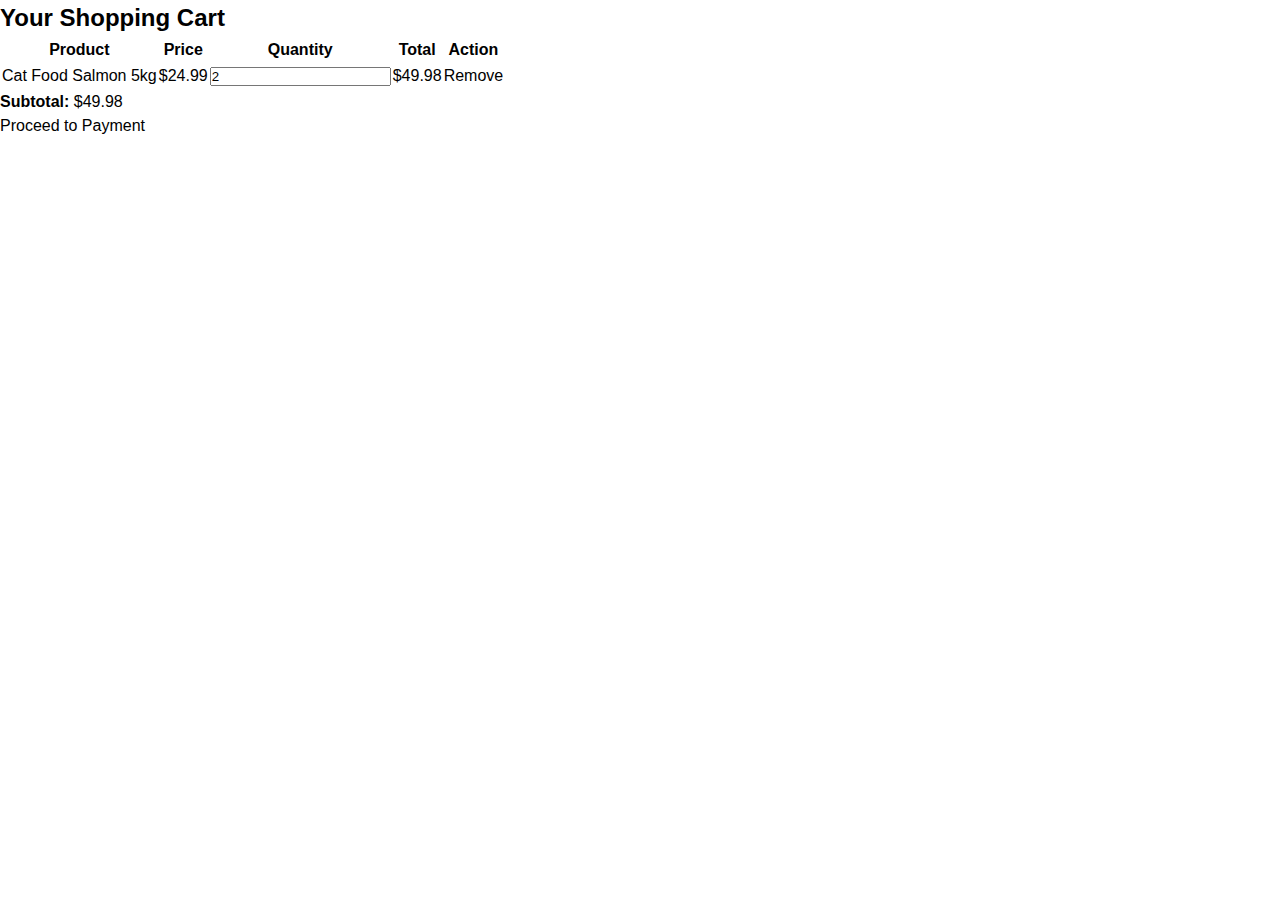
<file: cart.html>
<!DOCTYPE html>
<html lang="en">
<head>
  <meta charset="UTF-8" />
  <title>Your Cart - Kitter</title>
  <link rel="stylesheet" href="assets/css/style.css" />
</head>
<body>
  <div class="cart-container">
    <h2>Your Shopping Cart</h2>
    <table>
      <thead>
        <tr><th>Product</th><th>Price</th><th>Quantity</th><th>Total</th><th>Action</th></tr>
      </thead>
      <tbody>
        <tr>
          <td>Cat Food Salmon 5kg</td>
          <td>$24.99</td>
          <td><input type="number" value="2" /></td>
          <td>$49.98</td>
          <td><button>Remove</button></td>
        </tr>
        <!-- More rows here -->
      </tbody>
    </table>
    <p><strong>Subtotal:</strong> $49.98</p>
    <a href="payment.html"><button>Proceed to Payment</button></a>
  </div>
</body>
</html>
</file>
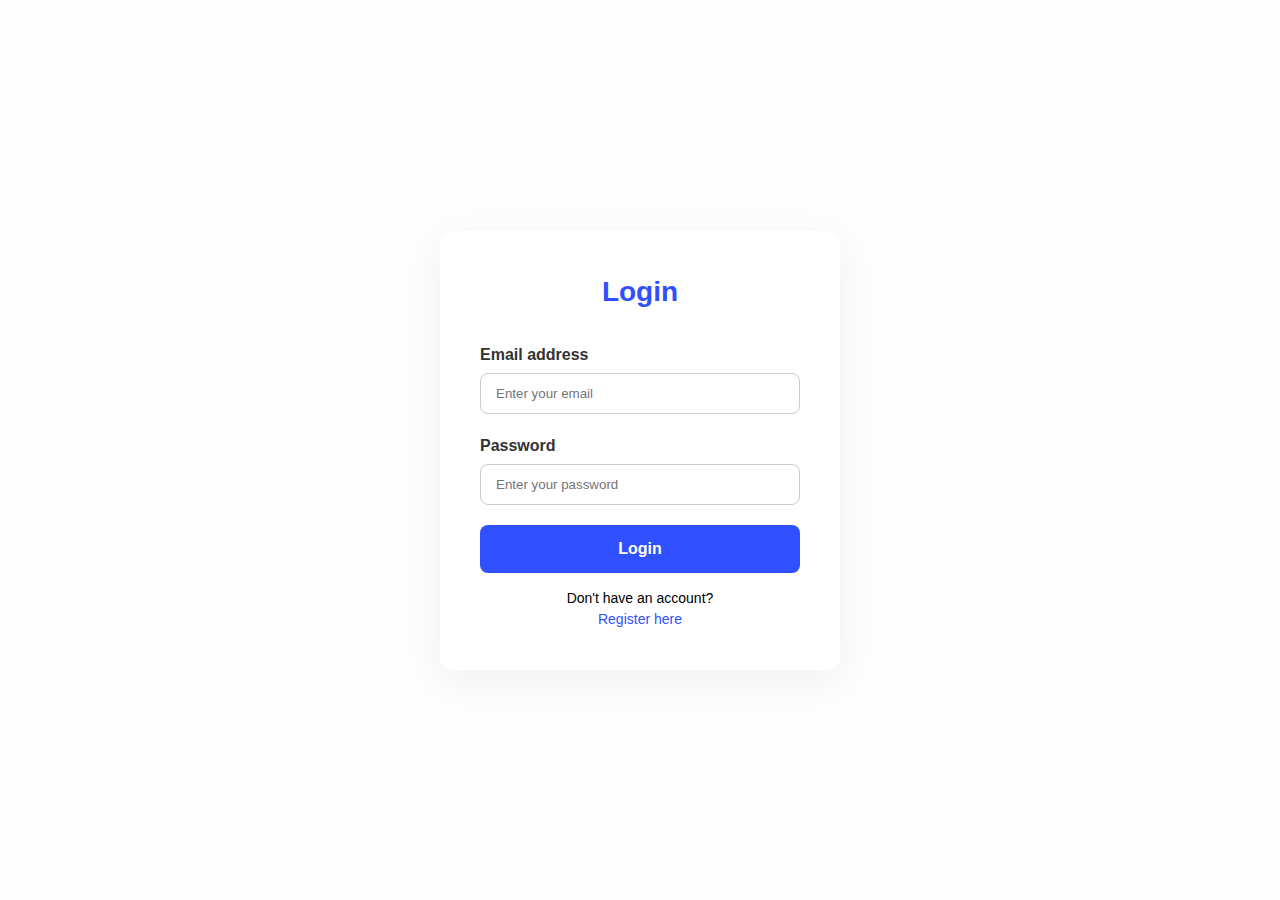
<file: login.html>
<!DOCTYPE html>
<html lang="en">
<head>
  <meta charset="UTF-8" />
  <title>Login - Kitter</title>
  <meta name="viewport" content="width=device-width, initial-scale=1" />
  <link rel="stylesheet" href="assets/css/style.css" />
  <link rel="stylesheet" href="assets/css/custom.css" />
</head>
<body>
  <div class="login-container">
    <div class="login-box">
      <h2 class="login-title">Login</h2>
      <form action="login-handler.php" method="post" class="login-form">
        <label for="email">Email address</label>
        <input type="email" name="email" required placeholder="Enter your email" />

        <label for="password">Password</label>
        <input type="password" name="password" required placeholder="Enter your password" />

        <button type="submit" class="btn-login">Login</button>

        <p class="login-footer">Don't have an account? <a href="register.html">Register here</a></p>
      </form>
    </div>
  </div>
</body>
</html>
</file>
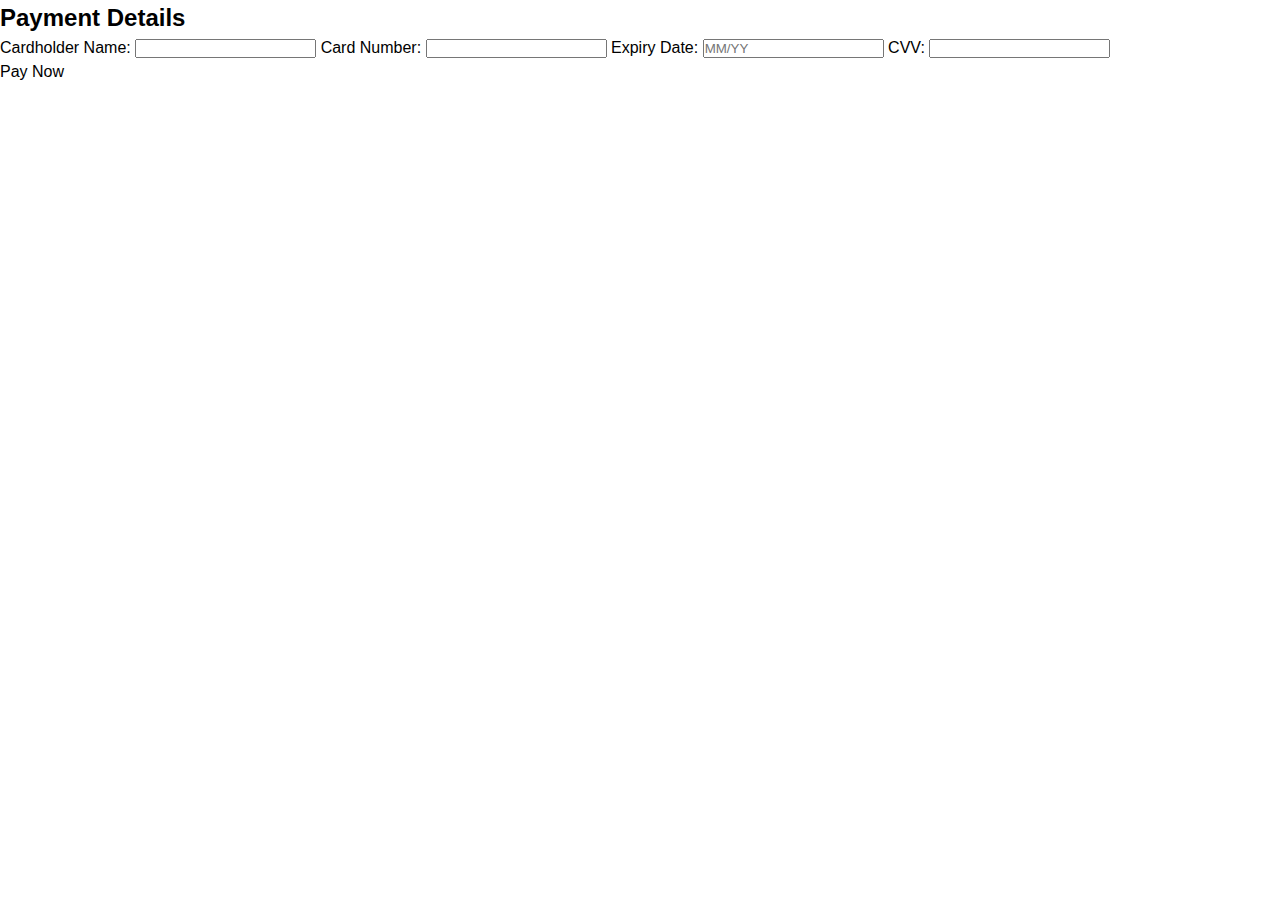
<file: payment.html>
<!DOCTYPE html>
<html lang="en">
<head>
  <meta charset="UTF-8" />
  <title>Payment - Kitter</title>
  <link rel="stylesheet" href="assets/css/style.css" />
</head>
<body>
  <div class="payment-form">
    <h2>Payment Details</h2>
    <form action="payment-handler.php" method="post">
      <label>Cardholder Name:</label>
      <input type="text" name="cardholder" required />
      <label>Card Number:</label>
      <input type="text" name="cardnumber" maxlength="16" required />
      <label>Expiry Date:</label>
      <input type="text" name="expiry" placeholder="MM/YY" required />
      <label>CVV:</label>
      <input type="text" name="cvv" maxlength="3" required />
      <button type="submit">Pay Now</button>
    </form>
  </div>
</body>
</html>
</file>
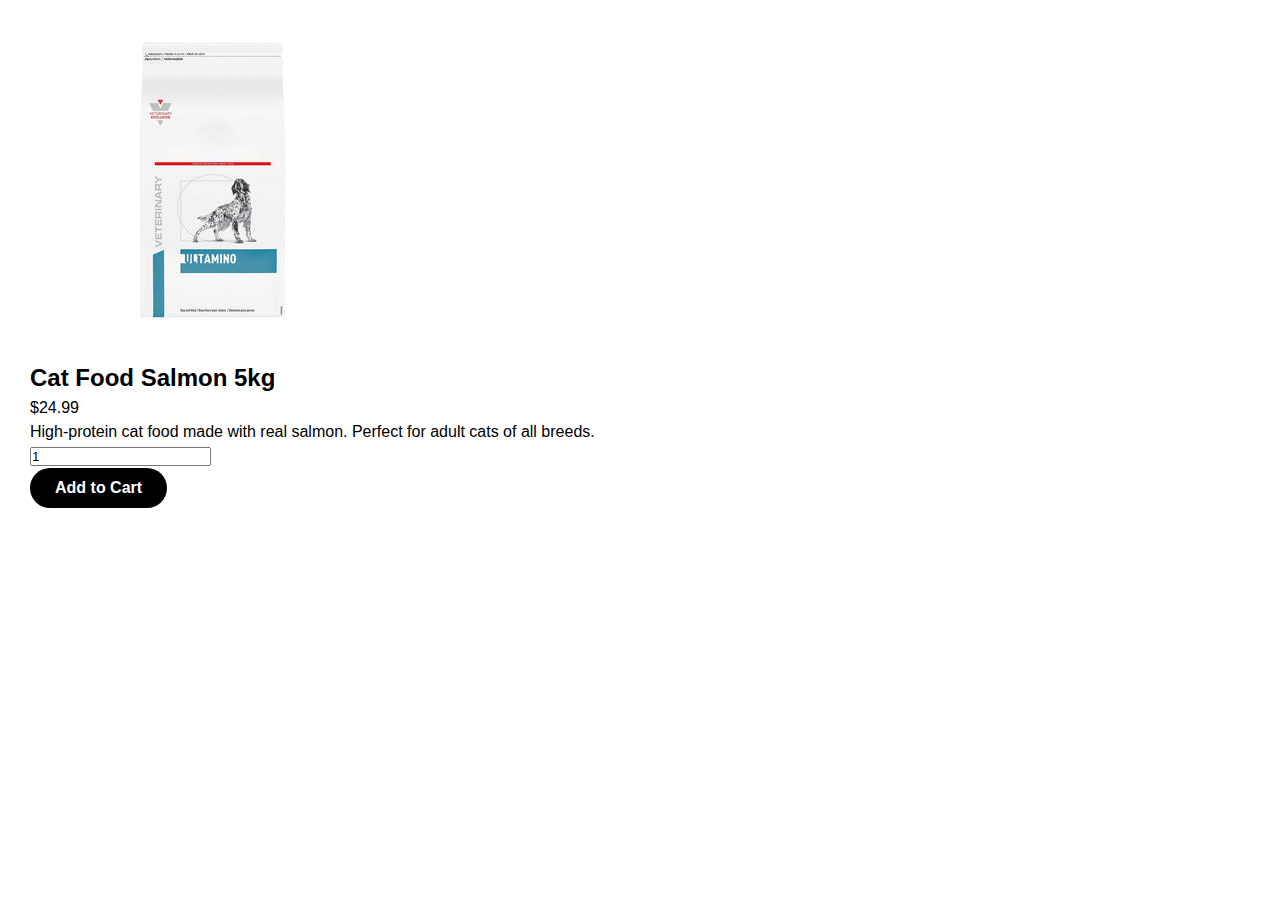
<file: single-item.html>
<!DOCTYPE html>
<html lang="en">
<head>
    <meta charset="UTF-8">
    <title>Product Details - Kitter</title>
    <link rel="stylesheet" href="assets/css/style.css">
</head>
<body>
    <section class="section-box mt-50 mb-100">
        <div class="container">
            <div class="row">
                <div class="col-lg-6">
                    <img src="assets/images/product-1.jpg" alt="Product Image" class="img-fluid">
                </div>
                <div class="col-lg-6">
                    <h2 class="text-heading-1">Cat Food Salmon 5kg</h2>
                    <p class="text-body-lead-large">$24.99</p>
                    <p>High-protein cat food made with real salmon. Perfect for adult cats of all breeds.</p>
                    <input type="number" value="1" min="1" class="form-control w-25 mb-3">
                    <a href="cart.html" class="btn btn-brand hover-up">Add to Cart</a>
                </div>
            </div>
        </div>
    </section>
</body>
</html>
</file>
<file: assets/css/style.css>
/*-----------------------------------*\
  #style.css
\*-----------------------------------*/

/**
 * copyright 2022 codewithsadee
 */





/*-----------------------------------*\
  #CUSTOM PROPERTY
\*-----------------------------------*/

:root {

  /**
   * colors
   */

  --bright-yellow-crayola: hsl(36, 94%, 57%);
  --portland-orange: hsl(15, 84%, 57%);
  --battleship-gray: hsl(0, 0%, 53%);
  --silver-chalice: hsl(0, 0%, 70%);
  --spanish-gray: hsl(0, 0%, 60%);
  --sonic-silver: hsl(208, 7%, 46%);
  --raisin-black: hsl(228, 6%, 17%);
  --eerie-black: hsl(210, 3%, 13%);
  --bittersweet: hsl(9, 96%, 69%);
  --light-gray: hsl(0, 0%, 80%);
  --platinum: hsl(0, 0%, 91%);
  --amber: hsl(45, 100%, 51%);
  --white: hsl(0, 0%, 100%);
  --black: hsl(0, 0%, 0%);
  --onyx: hsl(220, 2%, 24%);

  /**
   * typography
   */

  --ff-bangers: 'Bangers', cursive;
  --ff-carter_one: 'Carter One', cursive;
  --ff-nunito_sans: 'Nunito Sans', sans-serif;

  --fs-1: 6.5rem;
  --fs-2: 3.2rem;
  --fs-3: 2.4rem;
  --fs-4: 2rem;
  --fs-5: 1.8rem;
  --fs-6: 1.5rem;
  --fs-7: 1.4rem;
  --fs-8: 1rem;

  --fw-400: 400;
  --fw-700: 700;

  /**
   * spacing
   */

  --section-padding: 40px;

  /**
   * shadow
   */

  --shadow-1: 0 8px 16px hsla(0, 0%, 0%, 0.15);
  --shadow-2: 0 8px 8px hsla(0, 0%, 0%, 0.2);

  /**
   * radius
   */

  --radius-4: 4px;
  --radius-10: 10px;

  /**
   * transition
   */

  --transition-1: 0.25s ease;
  --transition-2: 0.5s ease;
  --cubic-in: cubic-bezier(0.51, 0.03, 0.64, 0.28);
  --cubic-out: cubic-bezier(0.33, 0.85, 0.4, 0.96);

}





/*-----------------------------------*\
  #RESET
\*-----------------------------------*/

*,
*::before,
*::after {
  margin: 0;
  padding: 0;
  box-sizing: border-box;
}

li { list-style: none; }

a,
img,
span,
button,
ion-icon { display: block; }

a {
  color: inherit;
  text-decoration: none;
}

img { height: auto; }

button {
  background: none;
  border: none;
  font: inherit;
  cursor: pointer;
}

ion-icon { pointer-events: none; }

address { font-style: normal; }

html {
  font-family: var(--ff-nunito_sans);
  font-size: 10px;
  scroll-behavior: smooth;
}

body {
  background-color: var(--white);
  color: var(--black);
  font-size: 1.6rem;
  line-height: 1.5;
}

:focus-visible { outline-offset: 4px; }

::-webkit-scrollbar { width: 10px; }

::-webkit-scrollbar-track { background-color: hsl(0, 0%, 98%); }

::-webkit-scrollbar-thumb { background-color: hsl(0, 0%, 80%); }

::-webkit-scrollbar-thumb:hover { background-color: hsl(0, 0%, 70%); }





/*-----------------------------------*\
  #REUSED STYLE
\*-----------------------------------*/

.container { padding-inline: 15px; }

.section { padding-block: var(--section-padding); }

.has-bg-image {
  background-repeat: no-repeat;
  background-size: cover;
  background-position: center;
}

.h1,
.h2,
.h3 { line-height: 1.1; }

.h1 {
  color: var(--white);
  font-family: var(--ff-bangers);
  font-size: var(--fs-1);
  font-weight: var(--fw-400);
  letter-spacing: 1px;
}

.h2,
.h3 { color: var(--eerie-black); }

.h2 { font-size: var(--fs-2); }

.h3 { font-size: var(--fs-3); }

.btn {
  background-color: var(--black);
  color: var(--white);
  max-width: max-content;
  padding: 8px 25px;
  font-weight: var(--fw-700);
  border-radius: 50px;
  transition: var(--transition-1);
}

.section-title {
  text-align: center;
  margin-block-end: 30px;
}

.section-title .span {
  display: inline;
  color: var(--portland-orange);
}

.img-holder {
  aspect-ratio: var(--width) / var(--height);
  background-color: var(--light-gray);
  overflow: hidden;
}

.img-cover {
  width: 100%;
  height: 100%;
  object-fit: cover;
}

.has-scrollbar {
  display: flex;
  align-items: center;
  gap: 30px;
  overflow-x: auto;
  scroll-snap-type: inline mandatory;
  padding-block-end: 20px;
  margin-block-end: -20px;
}

.scrollbar-item {
  min-width: 100%;
  scroll-snap-align: start;
}

.has-scrollbar::-webkit-scrollbar { height: 10px; }

.has-scrollbar::-webkit-scrollbar-track {
  outline: 2px solid var(--portland-orange);
  border-radius: var(--radius-10);
}

.has-scrollbar::-webkit-scrollbar-thumb {
  border-radius: var(--radius-10);
  background-color: var(--portland-orange);
  border: 2px solid var(--white);
}

.has-scrollbar::-webkit-scrollbar-button { width: calc(25% - 30px); }

.grid-list {
  display: grid;
  gap: 30px;
}

.w-100 { width: 100%; }





/*-----------------------------------*\
  #HEADER
\*-----------------------------------*/

.action-btn.user { display: none; }

.header {
  position: absolute;
  top: 0;
  left: 0;
  width: 100%;
  background-color: var(--white);
  padding-block: 20px;
  z-index: 4;
}

.header.active {
  position: fixed;
  box-shadow: var(--shadow-1);
}

.header .container {
  display: flex;
  align-items: center;
  justify-content: space-between;
  gap: 40px;
}

.nav-toggle-btn {
  font-size: 30px;
  transition: var(--transition-1);
}

.nav-toggle-btn.active .menu-icon,
.nav-toggle-btn .close-icon { display: none; }

.nav-toggle-btn .menu-icon,
.nav-toggle-btn.active .close-icon { display: block; }

.logo {
  font-family: var(--ff-carter_one);
  font-size: 3rem;
}

.header-actions {
  display: flex;
  gap: 15px;
}

.header .action-btn {
  position: relative;
  font-size: 22px;
  transition: var(--transition-1);
}

.header .btn-badge {
  position: absolute;
  top: -8px;
  right: -10px;
  background-color: var(--portland-orange);
  color: var(--white);
  font-size: var(--fs-8);
  min-width: 18px;
  height: 18px;
  line-height: 18px;
  border-radius: 50px;
}

.nav-toggle-btn:is(:hover, :focus),
.header .action-btn:is(:hover, :focus) { transform: scale(1.1); }

.navbar {
  position: fixed;
  top: 85px;
  left: -320px;
  bottom: 0;
  background-color: var(--white);
  max-width: 320px;
  width: 100%;
  padding: 20px 10px;
  box-shadow: var(--shadow-2);
  transition: 0.25s var(--cubic-out);
  overflow-x: hidden;
  overflow-y: auto;
}

.navbar.active {
  transform: translateX(320px);
  transition-timing-function: var(--cubic-in);
}

.navbar-link {
  color: var(--eerie-black);
  font-size: var(--fs-6);
  padding: 10px 15px;
}

.navbar-action-btn {
  position: absolute;
  bottom: 0;
  left: 0;
  right: 0;
  padding: 15px;
  background-color: var(--sonic-silver);
  color: var(--white);
  font-weight: var(--fw-700);
  text-transform: uppercase;
  text-align: center;
}





/*-----------------------------------*\
  #HERO
\*-----------------------------------*/

.hero {
  margin-block-start: 85px;
  min-height: 360px;
  background-position: left;
  text-align: center;
}

.hero-title .span { font-size: 0.5em; }

.hero-text {
  color: var(--white);
  margin-block: 15px 25px;
}

.hero .btn { margin-inline: auto; }

.hero .btn:is(:hover, :focus) { background-color: var(--portland-orange); }





/*-----------------------------------*\
  #CATEGORY
\*-----------------------------------*/

.category-card .card-banner { border-radius: var(--radius-10); }

.category-card .img-cover { transition: var(--transition-2); }

.category-card:is(:hover, :focus-within) .img-cover { transform: scale(1.08); }

.category-card .card-title {
  margin-block-start: 15px;
  text-align: center;
  transition: var(--transition-1);
}

.category-card .card-title:is(:hover, :focus) { color: var(--portland-orange); }





/*-----------------------------------*\
  #OFFERS
\*-----------------------------------*/

.offer-card {
  border-radius: var(--radius-10);
  padding: 20px;
  display: grid;
  align-content: center;
}

.offer-card .card-subtitle {
  font-size: var(--fs-7);
  text-transform: uppercase;
  font-weight: var(--fw-700);
}

.offer-card .card-title {
  color: var(--black);
  margin-block: 5px 24px;
}

.offer-card .btn { background-color: var(--portland-orange); }

.offer-card .btn:is(:hover, :focus) { background-color: var(--black); }





/*-----------------------------------*\
  #PRODUCT
\*-----------------------------------*/

.product .img-cover.hover,
.product-card .card-action-btn { display: none; }

.product-card { text-align: center; }

.product-card .card-banner {
  border: 1px solid var(--platinum);
  border-radius: var(--radius-10);
  margin-block-end: 20px;
}

.product-card :is(.wrapper, .rating-wrapper) { display: flex; }

.product-card .wrapper {
  justify-content: center;
  align-items: center;
  gap: 5px;
  color: var(--silver-chalice);
  font-size: var(--fs-7);
}

.product-card .rating-wrapper {
  color: var(--amber);
  gap: 2px;
}

.product-card .rating-wrapper.gray { color: unset; }

.product-card .h3 {
  --fs-3: 1.8rem;
  margin-block: 8px 10px;
}

.product-card .card-title { transition: var(--transition-1); }

.product-card .card-title:is(:hover, :focus) { color: var(--portland-orange); }

.product-card .card-price {
  color: var(--portland-orange);
  font-size: var(--fs-4);
  font-weight: var(--fw-700);
}





/*-----------------------------------*\
  #SERVICE
\*-----------------------------------*/

.service .img {
  margin-inline: auto;
  margin-block-end: 30px;
}

.service .section-title { margin-block-end: 60px; }

.service-card { text-align: center; }

.service-card .card-icon {
  max-width: max-content;
  margin-inline: auto;
}

.service-card .card-title { margin-block: 10px; }

.service-card .card-text { color: var(--spanish-gray); }





/*-----------------------------------*\
  #CTA
\*-----------------------------------*/

.cta { background-position: 75%; }

.cta-banner { display: none; }

.cta-content { padding-block: 80px var(--section-padding); }

.cta .section-title {
  text-align: left;
  margin-block: 10px 20px;
}

.cta .section-text { margin-block-end: 30px; }

.cta .btn:is(:hover, :focus) {
  background-color: var(--white);
  color: var(--black);
}





/*-----------------------------------*\
  #BRAND
\*-----------------------------------*/

.brand { --section-padding: 100px; }

.brand .has-scrollbar { gap: 0; }

.brand .scrollbar-item { min-width: 50%; }

.brand .scrollbar-item:not(:last-child) { border-inline-end: 1px solid var(--platinum); }

.brand-card {
  max-width: max-content;
  margin-inline: auto;
}





/*-----------------------------------*\
  #FOOTER
\*-----------------------------------*/

.footer {
  background-color: var(--raisin-black);
  color: var(--battleship-gray);
  background-repeat: no-repeat;
  background-size: 100%;
  background-position: top;
}

.footer-top {
  padding-block-start: 100px;
  border-block-end: 1px solid var(--onyx);
}

.footer-top .container {
  display: grid;
  gap: 30px;
}

.footer .logo {
  color: var(--white);
  margin-block-end: 10px;
}

.footer-text {
  font-size: var(--fs-6);
  margin-block-end: 25px;
}

.footer-text .link {
  display: inline-block;
  color: var(--portland-orange);
}

.contact-item {
  margin-block-end: 15px;
  color: var(--white);
  font-weight: var(--fw-700);
  display: flex;
  align-items: center;
  gap: 15px;
}

.contact-item ion-icon {
  flex-shrink: 0;
  font-size: 22px;
  color: var(--portland-orange);
}

.social-list {
  display: flex;
  gap: 10px;
}

.social-link {
  background-color: var(--white);
  color: var(--black);
  padding: 12px;
  border-radius: 50%;
  transition: var(--transition-1);
}

.social-link:is(:hover, :focus) {
  background-color: var(--portland-orange);
  color: var(--white);
}

.footer-list-title {
  color: var(--white);
  font-size: var(--fs-5);
  font-weight: var(--fw-700);
  padding-block: 10px;
}

.footer-link {
  padding-block: 4px;
  transition: var(--transition-1);
}

.footer-link:is(:hover, :focus) { color: var(--portland-orange); }

.footer-bottom { padding-block: 20px; }

.copyright { margin-block-end: 10px; }

.copyright-link { display: inline-block; }

.footer-bottom .img {
  width: 100%;
  max-width: max-content;
}




/*-----------------------------------*\
  #BACK TO TOP
\*-----------------------------------*/

.back-top-btn {
  position: fixed;
  bottom: 10px;
  right: 20px;
  background-color: var(--portland-orange);
  color: var(--white);
  font-size: 25px;
  padding: 10px;
  border-radius: 50%;
  box-shadow: var(--shadow-2);
  opacity: 0;
  visibility: hidden;
  transition: var(--transition-1);
  z-index: 4;
}

.back-top-btn.active {
  opacity: 1;
  visibility: visible;
  transform: translateY(-10px);
}





/*-----------------------------------*\
  #MEDIA QUERIES
\*-----------------------------------*/

/**
 * responsive for large than 575px screen
 */

@media (min-width: 575px) {

  /**
   * CUSTOM PROPERTY
   */

  :root {

    /**
     * typography
     */

    --fs-2: 4rem;
    --fs-3: 2.6rem;

  }



  /**
   * REUSED STYLE
   */

  .scrollbar-item { min-width: calc(50% - 15px); }

  .grid-list { grid-template-columns: 1fr 1fr; }



  /**
   * HERO
   */

  .hero {
    display: grid;
    padding-inline-start: 20px;
    justify-content: flex-start;
    align-items: center;
  }



  /**
   * OFFER
   */

  .offer .grid-list { grid-template-columns: 1fr; }



  /**
   * PRODUCT
   */

  .product-card .card-banner { position: relative; }

  .product-card .card-action-btn,
  .product-card .card-banner .hover {
    display: block;
    position: absolute;
  }

  .product-card .card-banner .hover {
    top: 0;
    left: 0;
  }

  .product-card:is(:hover, :focus-within) .default,
  .product-card .hover { opacity: 0; }

  .product-card .default,
  .product-card:is(:hover, :focus-within) .hover { opacity: 1; }

  .product-card .card-action-btn {
    top: 15px;
    right: 15px;
    color: var(--eerie-black);
    font-size: 20px;
    background-color: var(--white);
    border: 1px solid var(--platinum);
    padding: 12px;
    border-radius: 50%;
    transition: var(--transition-1);
    opacity: 0;
  }

  .product-card .card-action-btn:is(:hover, :focus) {
    background-color: var(--portland-orange);
    border-color: var(--portland-orange);
    color: var(--white);
  }

  .product-card:is(:hover, :focus-within) .card-action-btn { opacity: 1; }



  /**
   * CTA
   */

  .cta .img { width: 250px; }

  .cta .h2 { --fs-2: 3.2rem; }



  /**
   * BRAND
   */

  .brand .scrollbar-item { min-width: 25%; }



  /**
   * FOOTER
   */

  .footer-top .container { grid-template-columns: 1fr 1fr; }

}





/**
 * responsive for large than 768px screen
 */

@media (min-width: 768px) {

  /**
   * CUSTOM PROPERTY
   */

  :root {

    /**
     * typography
     */

    --fs-1: 9rem;

  }



  /**
   * REUSED STYLE
   */

  .scrollbar-item { min-width: calc(33.33% - 20px); }

  .grid-list { grid-template-columns: repeat(3, 1fr); }



  /**
   * HERO
   */

  .hero {
    aspect-ratio: 1512 / 784;
    padding-inline-start: 10%;
  }

  .hero-text { font-size: 2.4rem; }



  /**
   * OFFER
   */

  .offer .grid-list { grid-template-columns: repeat(3, 1fr); }



  /**
   * CTA
   */

  .cta-banner { display: block; }

  .cta .container {
    display: grid;
    grid-template-columns: 1fr 0.75fr;
    align-items: flex-end;
  }



  /**
   * FOOTER
   */

  .footer-bottom .container {
    display: flex;
    justify-content: space-between;
    align-items: center;
  }

}





/**
 * responsive for large than 992px screen
 */

@media (min-width: 992px) {

  /**
   * CUSTOM PROPERTY
   */

  :root {

    /**
     * typography
     */

    --fs-1: 12rem;
    --fs-3: 3rem;

    /**
     * spacing
     */

    --section-padding: 50px;

  }



  /**
   * REUSED STYLE
   */

  .container { padding-inline: 30px; }

  .scrollbar-item { min-width: calc(20% - 24px); }



  /**
   * HEADER
   */

  .nav-toggle-btn,
  .navbar-action-btn { display: none; }

  .header {
    --color: var(--white);
    background: none;
  }

  .header.active {
    --color: var(--black);
    background-color: var(--white);
  }

  .header .logo,
  .header .action-btn { color: var(--color); }

  .header .action-btn.user { display: block; }

  .logo { font-size: 3.8rem; }

  .navbar,
  .navbar.active {
    all: unset;
    margin-inline-end: auto;
  }

  .navbar-list {
    display: flex;
    gap: 10px;
  }

  .navbar-link {
    color: var(--color);
    --fs-6: 1.7rem;
    font-weight: var(--fw-700);
    transition: var(--transition-1);
  }
/* Slide-In Cart Panel */
.cart-panel {
  position: fixed;
  top: 0;
  right: -100%;
  width: 100%;
  max-width: 360px;
  height: 100%;
  background: var(--white);
  box-shadow: -2px 0 10px rgba(0, 0, 0, 0.3);
  transition: right 0.4s ease-in-out;
  z-index: 9999;
  display: flex;
  flex-direction: column;
}


.cart-panel.active {
  right: 0;
}

.cart-header {
  display: flex;
  justify-content: space-between;
  align-items: center;
  padding: 20px;
  font-weight: bold;
  background: var(--portland-orange);
  color: white;
}

.cart-header button {
  font-size: 24px;
  background: none;
  border: none;
  color: white;
  cursor: pointer;
}

.cart-items {
  flex-grow: 1;
  overflow-y: auto;
  padding: 15px;
}

.cart-item {
  display: flex;
  justify-content: space-between;
  margin-bottom: 12px;
  border-bottom: 1px solid var(--light-gray);
  padding-bottom: 8px;
}

.cart-footer {
  padding: 15px;
  border-top: 1px solid var(--light-gray);
}
@media (max-width: 480px) {
  .cart-header h3 {
    font-size: 1.6rem;
  }

  .cart-header button {
    font-size: 20px;
  }

  .cart-item {
    flex-direction: column;
    align-items: flex-start;
  }

  .cart-footer p {
    font-size: 1.4rem;
  }

  .cart-footer .btn {
    width: 100%;
    text-align: center;
  }
}
/* Overlay behind cart */
.cart-overlay {
  position: fixed;
  inset: 0;
  background: rgba(0, 0, 0, 0.4);
  backdrop-filter: blur(2px);
  z-index: 998;
  opacity: 0;
  visibility: hidden;
  transition: 0.3s ease;
}

.cart-overlay.active {
  opacity: 1;
  visibility: visible;
}

/* Adjust cart panel for mobile */
@media (max-width: 600px) {
  .cart-panel {
    width: 100%;
    max-width: 100%;
    padding: 10px;
    font-size: 1.4rem;
  }

  .cart-item {
    flex-direction: column;
    align-items: flex-start;
  }

  .cart-footer {
    padding: 20px;
  }

  .cart-header {
    padding: 15px;
    font-size: 1.5rem;
  }

  .cart-footer .btn {
    width: 100%;
    text-align: center;
  }
}

  .header.active .navbar-link:is(:hover, :focus) { color: var(--portland-orange); }



  /**
   * HERO
   */

  .hero { margin-block-start: 0; }



  /**
   * CATEGORY
   */

  .category-card .h3 { --fs-3: 2rem; }



  /**
   * SERVICE
   */

  .service .grid-list { grid-template-columns: repeat(4, 1fr); }

  .service-card .h3 { --fs-3: 2.4rem; }



  /**
   * BRAND
   */

  .brand .scrollbar-item { min-width: 20%; }



  /**
   * FOOTER
   */

  .footer-top .container { grid-template-columns: 1fr 0.5fr 0.5fr 0.5fr; }

}





/**
 * responsive for large than 1200px screen
 */

@media (min-width: 1200px) {

  /**
   * CUSTOM PROPERTY
   */

  :root {

    /**
     * typography
     */

    --fs-1: 15rem;
    --fs-3: 3.2rem;

  }



  /**
   * REUSED STYLE
   */

  .grid-list { grid-template-columns: repeat(4, 1fr); }



  /**
   * CTA
   */

  .cta-content { padding-block: 100px; }



  /**
   * BRAND, FOOTER
   */

  :is(.brand, .footer) .container {
    max-width: 1200px;
    width: 100%;
    margin-inline: auto;
  }

  .footer { padding-block-start: 40px; }

}
</file>
<file: assets/css/custom.css>
/* Login Page Styling */
.login-container {
  display: flex;
  justify-content: center;
  align-items: center;
  min-height: 100vh;
  background: #fdfdfd;
}

.login-box {
  background-color: #ffffff;
  padding: 40px;
  border-radius: 12px;
  box-shadow: 0px 10px 40px rgba(0, 0, 0, 0.05);
  max-width: 400px;
  width: 100%;
  animation: fadeIn 0.6s ease-in-out;
}

.login-title {
  text-align: center;
  font-size: 28px;
  margin-bottom: 30px;
  color: var(--color-brand-1, #304ffe);
}

.login-form label {
  display: block;
  margin-bottom: 6px;
  font-weight: 600;
  color: #333;
}

.login-form input {
  width: 100%;
  padding: 12px 15px;
  margin-bottom: 20px;
  border: 1px solid #ccc;
  border-radius: 8px;
  transition: border-color 0.3s ease;
}

.login-form input:focus {
  outline: none;
  border-color: var(--color-brand-1, #304ffe);
}

.btn-login {
  width: 100%;
  background-color: var(--color-brand-1, #304ffe);
  color: #fff;
  padding: 12px;
  border: none;
  border-radius: 8px;
  font-weight: 600;
  cursor: pointer;
  transition: background-color 0.3s ease;
}

.btn-login:hover {
  background-color: #1c2db4;
}

.login-footer {
  text-align: center;
  margin-top: 15px;
  font-size: 14px;
}

.login-footer a {
  color: var(--color-brand-1, #304ffe);
  text-decoration: none;
}

.login-footer a:hover {
  text-decoration: underline;
}

/* Animations */
@keyframes fadeIn {
  from {
    opacity: 0;
    transform: translateY(20px);
  }
  to {
    opacity: 1;
    transform: translateY(0px);
  }
}
</file>
